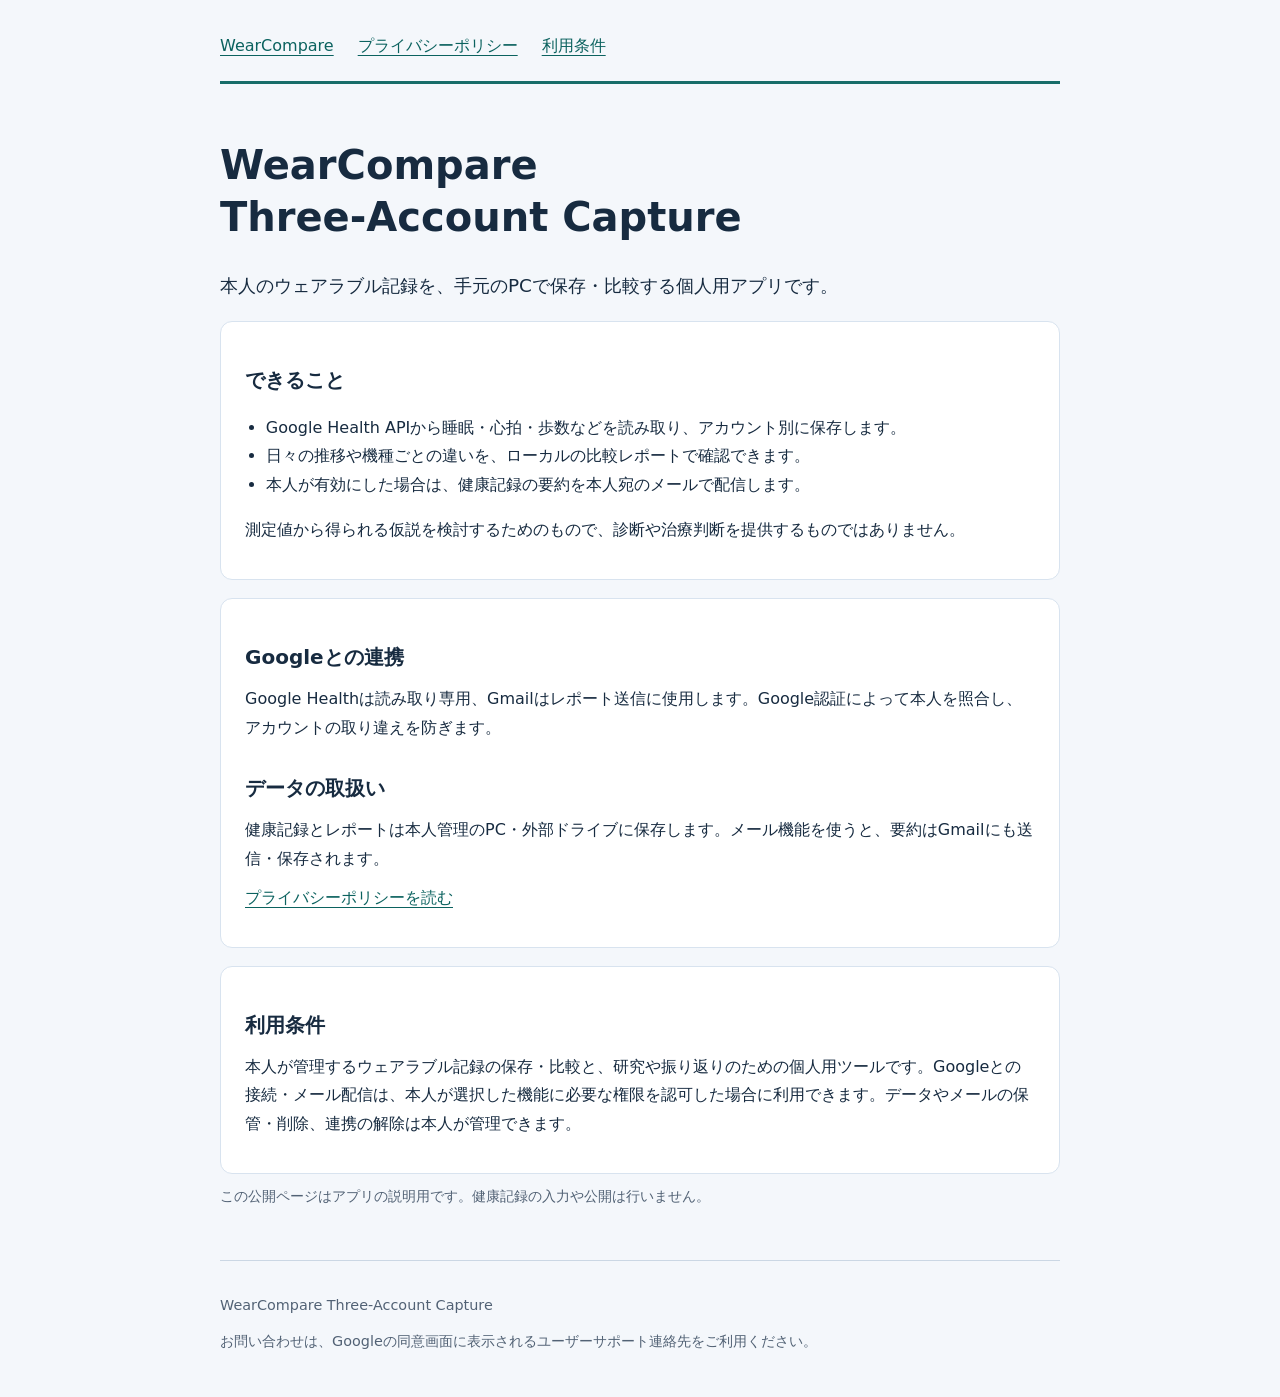
<file: index.html>
<!doctype html><html lang="ja"><head><meta charset="utf-8"><meta name="viewport" content="width=device-width,initial-scale=1"><meta name="description" content="WearCompare Three-Account Captureのアプリ説明とデータ取扱方針。"><title>アプリについて | WearCompare</title><link rel="stylesheet" href="style.css"></head><body><header><nav aria-label="サイト内"><a href="index.html">WearCompare</a><a href="privacy.html">プライバシーポリシー</a><a href="index.html#terms">利用条件</a></nav></header><main><h1>WearCompare<br>Three-Account Capture</h1><p class="lead">本人のウェアラブル記録を、手元のPCで保存・比較する個人用アプリです。</p><section><h2>できること</h2><ul><li>Google Health APIから睡眠・心拍・歩数などを読み取り、アカウント別に保存します。</li><li>日々の推移や機種ごとの違いを、ローカルの比較レポートで確認できます。</li><li>本人が有効にした場合は、健康記録の要約を本人宛のメールで配信します。</li></ul><p>測定値から得られる仮説を検討するためのもので、診断や治療判断を提供するものではありません。</p></section><section><h2>Googleとの連携</h2><p>Google Healthは読み取り専用、Gmailはレポート送信に使用します。Google認証によって本人を照合し、アカウントの取り違えを防ぎます。</p><h2>データの取扱い</h2><p>健康記録とレポートは本人管理のPC・外部ドライブに保存します。メール機能を使うと、要約はGmailにも送信・保存されます。</p><p><a href="privacy.html">プライバシーポリシーを読む</a></p></section><section id="terms"><h2>利用条件</h2><p>本人が管理するウェアラブル記録の保存・比較と、研究や振り返りのための個人用ツールです。Googleとの接続・メール配信は、本人が選択した機能に必要な権限を認可した場合に利用できます。データやメールの保管・削除、連携の解除は本人が管理できます。</p></section><p class="meta">この公開ページはアプリの説明用です。健康記録の入力や公開は行いません。</p></main><footer><p>WearCompare Three-Account Capture</p><p>お問い合わせは、Googleの同意画面に表示されるユーザーサポート連絡先をご利用ください。</p></footer></body></html>
</file>
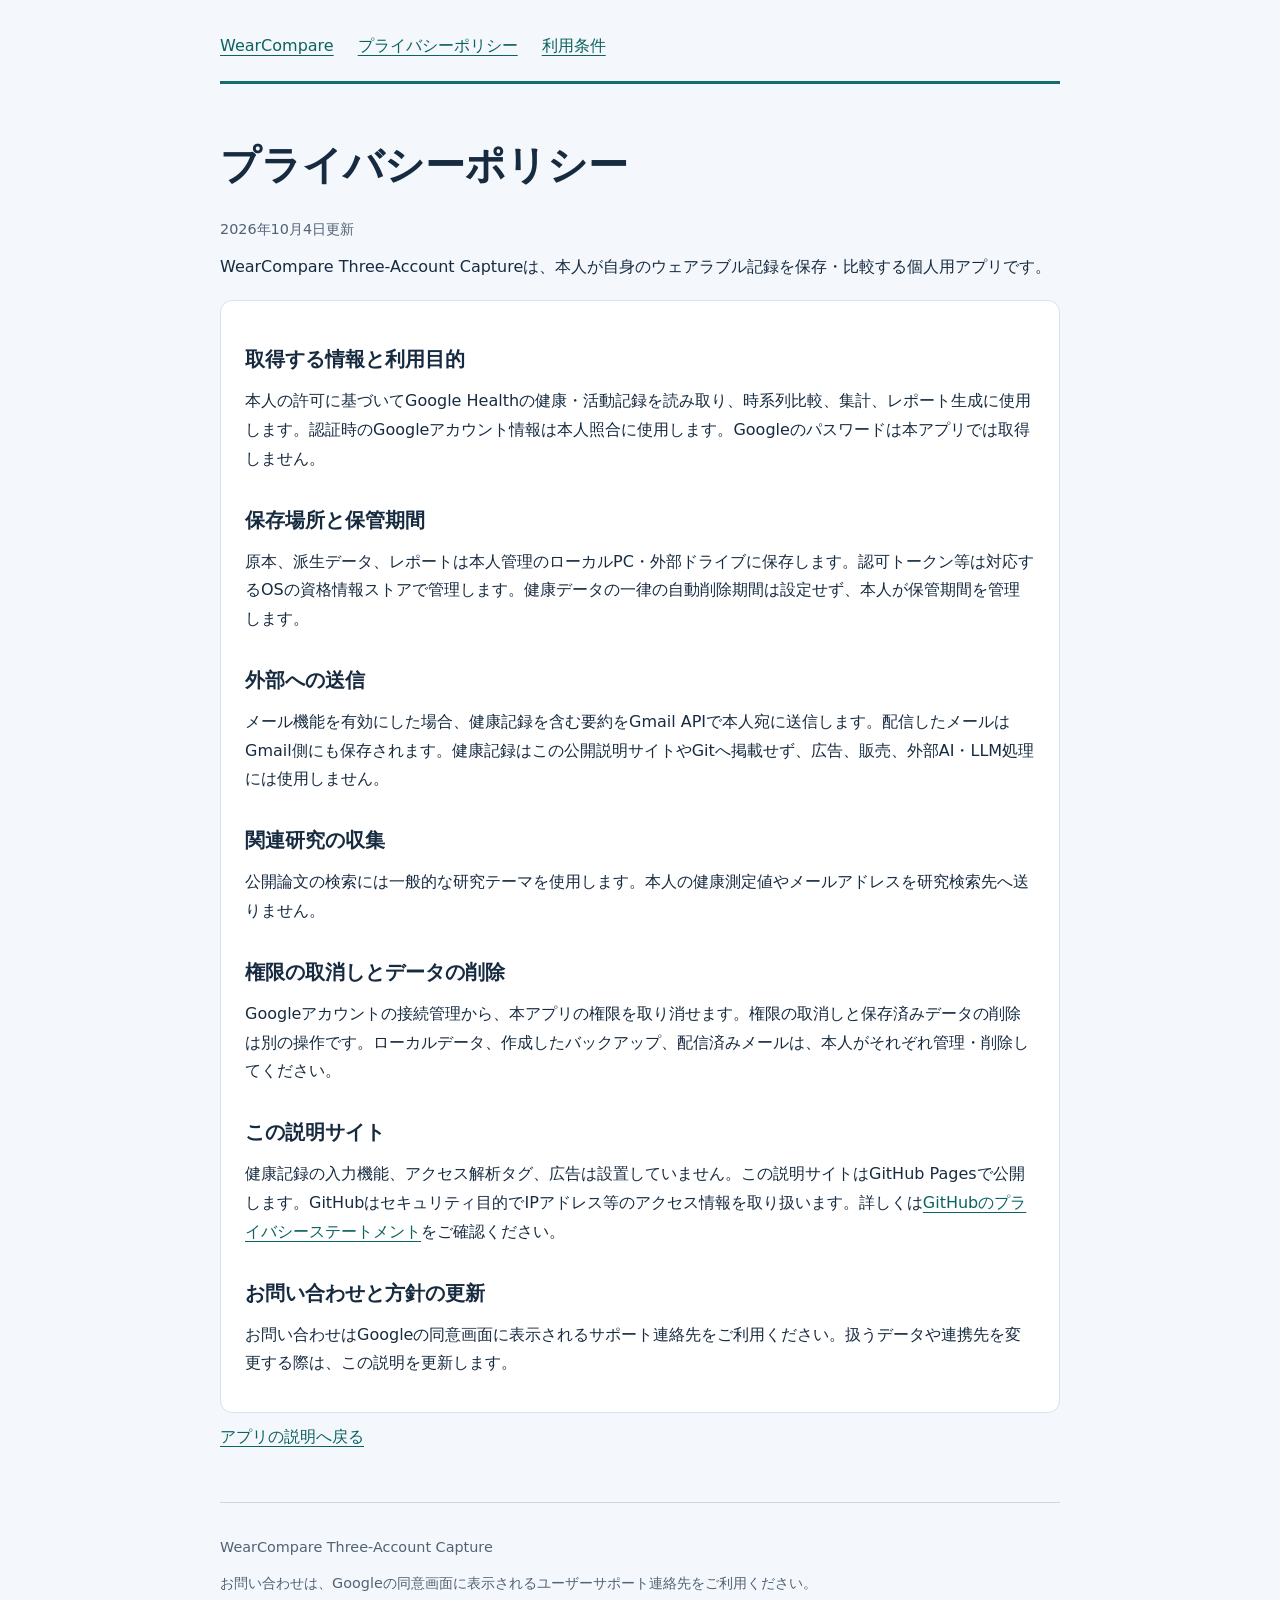
<file: privacy.html>
<!doctype html><html lang="ja"><head><meta charset="utf-8"><meta name="viewport" content="width=device-width,initial-scale=1"><meta name="description" content="WearCompare Three-Account Captureのアプリ説明とデータ取扱方針。"><title>プライバシーポリシー | WearCompare</title><link rel="stylesheet" href="style.css"></head><body><header><nav aria-label="サイト内"><a href="index.html">WearCompare</a><a href="privacy.html">プライバシーポリシー</a><a href="index.html#terms">利用条件</a></nav></header><main><h1>プライバシーポリシー</h1><p class="meta">2026年10月4日更新</p><p>WearCompare Three-Account Captureは、本人が自身のウェアラブル記録を保存・比較する個人用アプリです。</p><section><h2>取得する情報と利用目的</h2><p>本人の許可に基づいてGoogle Healthの健康・活動記録を読み取り、時系列比較、集計、レポート生成に使用します。認証時のGoogleアカウント情報は本人照合に使用します。Googleのパスワードは本アプリでは取得しません。</p><h2>保存場所と保管期間</h2><p>原本、派生データ、レポートは本人管理のローカルPC・外部ドライブに保存します。認可トークン等は対応するOSの資格情報ストアで管理します。健康データの一律の自動削除期間は設定せず、本人が保管期間を管理します。</p><h2>外部への送信</h2><p>メール機能を有効にした場合、健康記録を含む要約をGmail APIで本人宛に送信します。配信したメールはGmail側にも保存されます。健康記録はこの公開説明サイトやGitへ掲載せず、広告、販売、外部AI・LLM処理には使用しません。</p><h2>関連研究の収集</h2><p>公開論文の検索には一般的な研究テーマを使用します。本人の健康測定値やメールアドレスを研究検索先へ送りません。</p><h2>権限の取消しとデータの削除</h2><p>Googleアカウントの接続管理から、本アプリの権限を取り消せます。権限の取消しと保存済みデータの削除は別の操作です。ローカルデータ、作成したバックアップ、配信済みメールは、本人がそれぞれ管理・削除してください。</p><h2>この説明サイト</h2><p>健康記録の入力機能、アクセス解析タグ、広告は設置していません。この説明サイトはGitHub Pagesで公開します。GitHubはセキュリティ目的でIPアドレス等のアクセス情報を取り扱います。詳しくは<a href="https://docs.github.com/en/site-policy/privacy-policies/github-general-privacy-statement">GitHubのプライバシーステートメント</a>をご確認ください。</p><h2>お問い合わせと方針の更新</h2><p>お問い合わせはGoogleの同意画面に表示されるサポート連絡先をご利用ください。扱うデータや連携先を変更する際は、この説明を更新します。</p></section><p><a href="index.html">アプリの説明へ戻る</a></p></main><footer><p>WearCompare Three-Account Capture</p><p>お問い合わせは、Googleの同意画面に表示されるユーザーサポート連絡先をご利用ください。</p></footer></body></html>
</file>
<file: style.css>
*{box-sizing:border-box}html{font-size:16px;color-scheme:light}body{margin:0;color:#172b40;background:#f4f7fb;font-family:system-ui,-apple-system,sans-serif;line-height:1.8}header,main,footer{width:min(100% - 40px,840px);margin:auto}header{padding:32px 0 20px;border-bottom:3px solid #176d69}nav{display:flex;gap:24px;flex-wrap:wrap}a{color:#0b625f;text-underline-offset:4px}a:focus-visible{outline:3px solid #bb6908;outline-offset:4px}main{padding:28px 0 40px}h1{font-size:clamp(1.8rem,5vw,2.5rem);line-height:1.3;overflow-wrap:anywhere}h2{font-size:1.25rem;margin:28px 0 8px}p{margin:10px 0}section{background:white;border:1px solid #d8e3ef;border-radius:12px;padding:12px 24px 24px;margin-top:18px}.lead{font-size:1.15rem}.meta,footer{color:#526275;font-size:.9rem}footer{border-top:1px solid #cbd7e4;padding:22px 0 32px}ul{padding-left:1.3em}@media(max-width:420px){header,main,footer{width:calc(100% - 28px)}section{padding:10px 16px 20px}}
</file>
